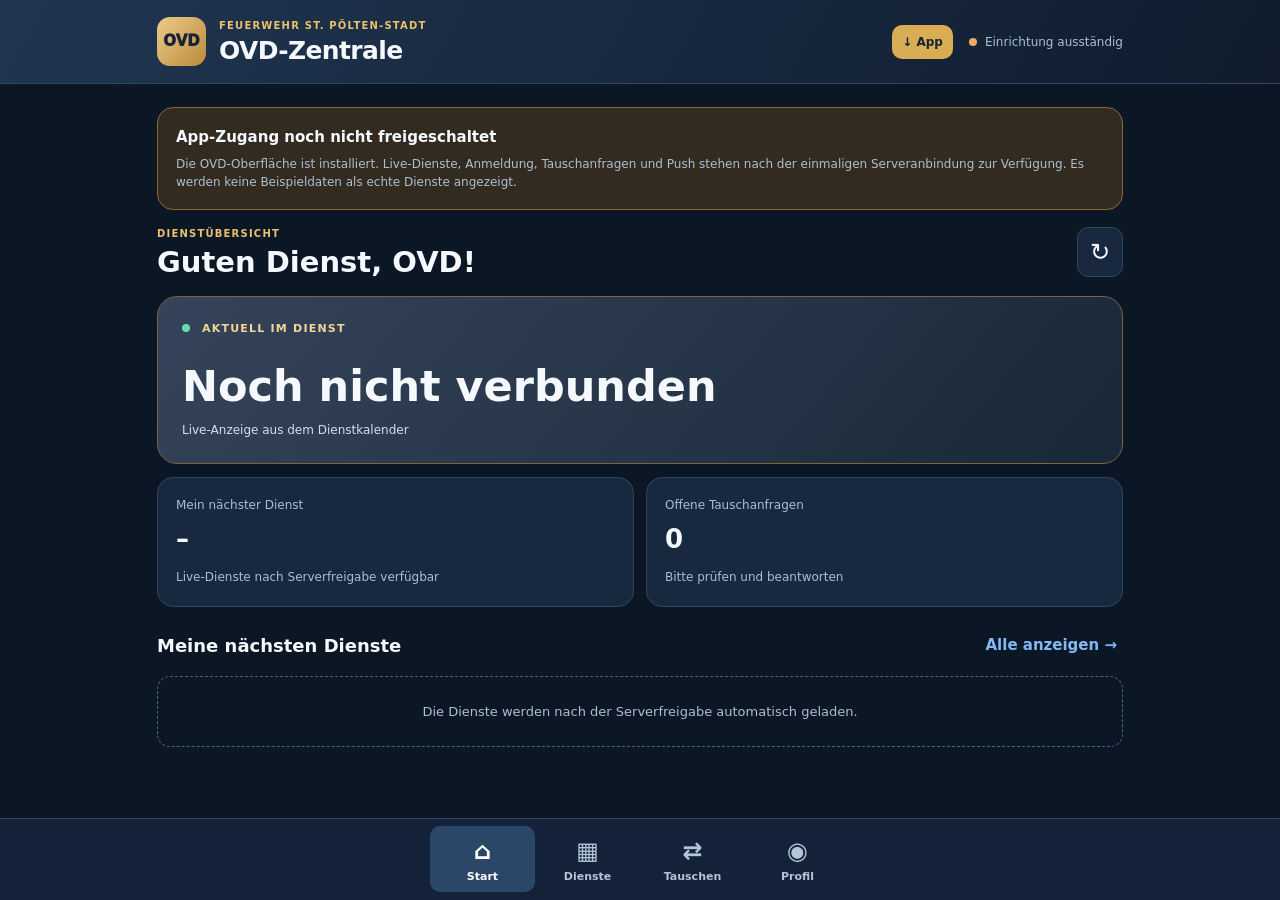
<file: ovd/index.html>
<!doctype html><html lang="de"><head><meta charset="utf-8"><meta name="viewport" content="width=device-width,initial-scale=1,viewport-fit=cover"><meta name="theme-color" content="#101d2f"><meta name="apple-mobile-web-app-capable" content="yes"><meta name="apple-mobile-web-app-title" content="OVD-Zentrale"><meta name="description" content="OVD-Dienste und Diensttausch – Feuerwehr St. Pölten-Stadt"><link rel="manifest" href="./manifest.webmanifest"><link rel="icon" sizes="192x192" type="image/png" href="./icon-192.png"><link rel="apple-touch-icon" href="./icon-192.png"><link rel="stylesheet" href="./style.css"><title>OVD-Zentrale</title></head><body>
<div class="shell"><header class="top"><div class="top-inner"><div class="logo" aria-hidden="true">OVD</div><div><div class="eyebrow">FEUERWEHR ST. PÖLTEN-STADT</div><h1>OVD-Zentrale</h1></div><div class="top-right"><button type="button" class="top-install" id="install-header" title="App installieren" aria-label="App installieren">↓ App</button><span id="conn-indicator" class="status-dot"></span><span id="conn-label">App</span></div></div></header>
<main class="main">
<section id="setup" class="card setup" hidden><div class="symbol" aria-hidden="true">🚒</div><p class="overline">OVD-ZENTRALE</p><h2>Die OVD-App wird eingerichtet</h2><p class="muted">Die App ist installierbar. Für Anmeldung, Dienste und Push fehlt noch die einmalige Serverfreigabe durch die Verwaltung.</p><div class="info-pill">✓ Eigenständige App · Keine Infoscreen-Funktionen</div><button type="button" class="btn primary full" id="install-public">OVD-App installieren</button><p class="muted small">iPhone: Safari → Teilen → „Zum Home-Bildschirm“. Android: Browsermenü → „App installieren“.</p></section>
<section id="auth" class="card auth" hidden><div class="symbol">✦</div><h2>Bei der OVD-Zentrale anmelden</h2><p class="muted">Deine persönliche dreistellige Standesbuchnummer. Zur Sicherheit erhältst du beim ersten Anmelden einen Bestätigungscode per E-Mail.</p><form id="login-form"><label for="number">Standesbuchnummer</label><input id="number" inputmode="numeric" pattern="[0-9]{3}" maxlength="3" placeholder="000" required autocomplete="username"><button type="submit" class="btn primary full">Anmeldecode anfordern</button></form><form id="verify-form" hidden><label for="otp">Bestätigungscode aus der E-Mail</label><input id="otp" inputmode="numeric" pattern="[0-9]{6}" maxlength="6" placeholder="6-stelliger Code" autocomplete="one-time-code" required><button type="submit" class="btn primary full">Anmelden</button><button class="btn ghost full" id="back-login" type="button">Zurück</button></form><p id="login-help" class="small muted" aria-live="polite"></p><div class="auth-install"><button type="button" class="btn outline full" id="install-auth">OVD-App auf dem Handy installieren</button><p class="muted small">Einmal installieren, danach direkt über das App-Symbol öffnen.</p></div></section>
<section id="app" hidden><div class="card" id="connection-notice" hidden style="margin-bottom:16px;border-color:#8a6930;background:#332b20"><strong>App-Zugang noch nicht freigeschaltet</strong><p class="small muted" style="margin:6px 0 0">Die OVD-Oberfläche ist installiert. Live-Dienste, Anmeldung, Tauschanfragen und Push stehen nach der einmaligen Serveranbindung zur Verfügung. Es werden keine Beispieldaten als echte Dienste angezeigt.</p></div><section id="home-panel" class="view"><div class="section-top"><div><p class="overline">DIENSTÜBERSICHT</p><h2>Guten Dienst, <span id="greeting">OVD</span>!</h2></div><button class="icon-btn" data-reload type="button" aria-label="Aktualisieren">↻</button></div><div class="hero"><div class="hero-label"><span class="live-dot"></span> AKTUELL IM DIENST</div><div class="hero-name" id="current-ovd">Wird geladen …</div><div class="hero-sub">Live-Anzeige aus dem Dienstkalender</div></div><div class="two"><div class="stat"><span>Mein nächster Dienst</span><strong id="next-day">–</strong><small id="next-time">Noch keine Dienste geladen</small></div><div class="stat"><span>Offene Tauschanfragen</span><strong id="pending-count">0</strong><small>Bitte prüfen und beantworten</small></div></div><div class="section-top spaced"><h3>Meine nächsten Dienste</h3><button type="button" class="text-button" data-view="duties">Alle anzeigen →</button></div><div id="home-duties" class="stack"></div></section>
<section id="duties-panel" class="view" hidden><div class="section-top"><div><p class="overline">OVD-KALENDER</p><h2>Dienstübersicht</h2></div><button class="icon-btn" data-reload type="button" aria-label="Aktualisieren">↻</button></div><div class="filters"><button id="filter-mine" class="pill selected" type="button">Meine Dienste</button><button id="filter-all" class="pill" type="button">Alle OVD</button></div><div id="duties-list" class="stack"></div></section>
<section id="swaps-panel" class="view" hidden><div class="section-top"><div><p class="overline">DIENSTTAUSCH</p><h2>Tauschanfragen</h2></div><button class="icon-btn" data-reload type="button" aria-label="Aktualisieren">↻</button></div><p class="muted">Du kannst einen eigenen Dienst einem anderen aktiven OVD anbieten. Erst wenn diese Person bestätigt, wird der offizielle Dienstplan geändert.</p><div id="swaps-list" class="stack"></div></section>
<section id="profile-panel" class="view" hidden><div class="section-top"><div><p class="overline">EINSTELLUNGEN</p><h2>Mein Profil</h2></div></div><div class="card"><div class="profile-row"><div class="avatar" id="avatar">OV</div><div><strong id="profile-name">–</strong><div class="muted small">OVD-Mitglied</div></div></div><div class="line"></div><div class="option"><div><strong>Push-Benachrichtigungen</strong><p class="muted small">Bei einer Tauschanfrage und ca. 24 Stunden vor deinem Dienst.</p></div><button id="push-button" class="btn outline" type="button">Aktivieren</button></div><p class="small muted" id="push-state">Noch nicht eingerichtet</p><div class="line"></div><button id="install-button" class="btn outline full" type="button">Zum Startbildschirm hinzufügen</button><p class="muted small">Auf dem iPhone: Safari → Teilen → „Zum Home-Bildschirm“. Auf Android: im Browser „App installieren“ auswählen.</p><div class="line"></div><button id="logout" class="btn danger-outline full" type="button">Abmelden</button></div></section></section>
<div id="toast" role="status" aria-live="polite"></div>
</main><nav id="nav" class="nav" aria-label="App-Navigation" hidden><button data-view="home" class="nav-item on" type="button"><span class="nav-ico">⌂</span><span>Start</span></button><button data-view="duties" class="nav-item" type="button"><span class="nav-ico">▦</span><span>Dienste</span></button><button data-view="swaps" class="nav-item" type="button"><span class="nav-ico">⇄</span><span>Tauschen</span><i id="nav-badge" hidden></i></button><button data-view="profile" class="nav-item" type="button"><span class="nav-ico">◉</span><span>Profil</span></button></nav></div>
<dialog id="swap-dialog" class="modal"><form id="swap-form" method="dialog"><div class="modal-head"><div><p class="overline">OVD-DIENST ABGEBEN</p><h2>Diensttausch anfragen</h2></div><button value="cancel" type="submit" class="close-btn" aria-label="Schließen">×</button></div><p id="swap-info" class="muted"></p><label for="target-person">Wer soll den Dienst übernehmen?</label><select id="target-person" required></select><div class="dialog-buttons"><button value="cancel" class="btn ghost" type="submit">Abbrechen</button><button id="submit-swap" value="send" class="btn primary" type="submit">Anfrage senden</button></div></form></dialog>
<script src="./config.js"></script><script defer src="./app.js"></script></body></html>
</file>
<file: ovd/style.css>
:root{color-scheme:dark;--bg:#0c1726;--panel:#17283f;--line:#30455f;--text:#f5f8fd;--muted:#adbed3;--gold:#ebc16b;--blue:#83b9f3;--green:#63deb1}*{box-sizing:border-box}[hidden]{display:none!important}html,body{margin:0;background:var(--bg);color:var(--text);font:15px/1.5 system-ui,-apple-system,"Segoe UI",sans-serif;min-height:100%}button,input,select{font:inherit}button{cursor:pointer}button:disabled{opacity:.45;cursor:not-allowed}.shell{min-height:100dvh}.top{background:linear-gradient(120deg,#203651,#101c2e);border-bottom:1px solid var(--line)}.top-inner{display:flex;align-items:center;gap:13px;max-width:1000px;margin:auto;padding:17px}.logo{display:grid;place-items:center;width:49px;height:49px;border-radius:13px;background:linear-gradient(130deg,#eccc88,#bb8a3c);color:#172437;font-weight:1000}.eyebrow,.overline{color:var(--gold);letter-spacing:.12em;font-size:10px;font-weight:800;margin:0 0 4px}.top h1{font-size:25px;line-height:1.1;letter-spacing:-.025em;margin:0}.top-right{margin-left:auto;display:flex;gap:8px;align-items:center;color:var(--muted);font-size:12px}.status-dot{height:8px;width:8px;background:#ecaa62;border-radius:50%}.status-dot.ok,.live-dot{background:var(--green)}.main{max-width:1000px;margin:auto;padding:23px 17px 120px}.view{animation:appear .2s ease}@keyframes appear{from{opacity:.5;transform:translateY(4px)}to{opacity:1;transform:translateY(0)}}h2{font-size:clamp(22px,4vw,29px);margin:0;line-height:1.2}h3{font-size:18px;margin:0}.section-top{display:flex;justify-content:space-between;align-items:center;gap:10px;margin-bottom:17px}.section-top.spaced{margin-top:25px}.icon-btn{color:var(--text);background:var(--panel);border:1px solid var(--line);padding:6px 12px;border-radius:11px;font-size:24px}.hero{border:1px solid #7c643c;background:linear-gradient(130deg,#35445a,#192838);padding:24px;border-radius:20px}.hero-label{color:#f3d597;font-size:11px;letter-spacing:.11em;font-weight:800}.live-dot{display:inline-block;width:8px;height:8px;border-radius:50%;margin-right:7px}.hero-name{font-weight:850;font-size:clamp(27px,5vw,43px);margin:16px 0 3px}.hero-sub{font-size:12px;color:#d3dfec}.two{display:grid;grid-template-columns:1fr 1fr;gap:12px;margin-top:13px}.stat,.card,.duty,.swap{background:var(--panel);border:1px solid var(--line);padding:18px;border-radius:16px}.stat span{font-size:12px;color:var(--muted);display:block}.stat strong{font-size:26px;display:block;margin:6px 0}.stat small{color:var(--muted);font-size:12px}.stack{display:grid;gap:11px}.duty{display:flex;align-items:center;gap:12px}.datebox{width:61px;flex-shrink:0;text-align:center;border-radius:10px;background:#27425b;padding:9px 4px}.datebox b{display:block;font-size:24px;line-height:1.2}.datebox small{font-size:11px;text-transform:uppercase;color:var(--muted)}.duty-text{flex:1;min-width:0}.duty-text strong{display:block}.duty-text p{font-size:12px;color:var(--muted);margin:4px 0}.duty-text em{font-style:normal;font-size:12px;color:#dfc489}.badge{display:inline-block;padding:4px 8px;font-size:11px;border-radius:8px;background:#284b39;color:#b5f4d0;font-weight:700}.badge.waiting{background:#5c4829;color:#ffe1a9}.badge.declined{background:#563239;color:#ffc3c8}.btn{border:0;border-radius:11px;min-height:42px;padding:10px 14px;display:inline-flex;align-items:center;justify-content:center;color:#fff;font-weight:750}.btn.primary{background:var(--gold);color:#1c2735}.btn.outline{background:#253c56;border:1px solid #56708e}.btn.ghost{background:transparent;border:1px solid var(--line)}.btn.danger-outline{background:transparent;border:1px solid #81505d;color:#ffbfc6}.btn.full{width:100%}.text-button{border:0;background:transparent;color:var(--blue);font-weight:800}.filters{display:flex;gap:9px;margin:15px 0}.pill{background:#203550;color:#becddd;border:1px solid var(--line);padding:9px 16px;border-radius:99px;font-weight:750}.pill.selected{background:#3a6390;color:#fff}.muted{color:var(--muted)}.small{font-size:12px}.setup,.auth{max-width:500px;margin:40px auto;padding:26px}.symbol{width:53px;height:53px;border-radius:15px;background:#263e59;color:var(--gold);display:grid;place-items:center;font-size:30px}.setup h2,.auth h2{margin:15px 0 8px}label{display:block;margin:15px 0 7px;font-size:13px;color:#d5e2f1;font-weight:750}input,select{display:block;width:100%;padding:13px;min-height:48px;background:#102034;color:#fff;border:1px solid #536e89;border-radius:10px}input:focus,select:focus,button:focus-visible{outline:3px solid var(--blue);outline-offset:2px}.auth .btn,.setup .btn{margin-top:16px}.profile-row{display:flex;align-items:center;gap:14px}.avatar{width:50px;height:50px;border-radius:50%;display:grid;place-items:center;background:#344f6d;font-weight:800}.line{border-top:1px solid var(--line);margin:22px 0}.option{display:flex;justify-content:space-between;align-items:center;gap:12px}.option p{margin:4px 0}.swap h3{display:inline-block;margin-right:8px}.swap-actions{display:flex;gap:7px;flex-wrap:wrap;margin-top:13px}.nav{position:fixed;bottom:0;left:0;right:0;display:flex;justify-content:center;padding:7px 10px max(8px,env(safe-area-inset-bottom));background:#14243bf5;border-top:1px solid var(--line);backdrop-filter:blur(15px);z-index:15}.nav-item{position:relative;width:105px;max-width:25%;background:transparent;color:#b3c4d8;border:0;padding:7px 2px;display:flex;flex-direction:column;align-items:center;font-size:11px;font-weight:750;border-radius:10px}.nav-item.on{background:#2b4767;color:#fff}.nav-ico{font-size:24px}.nav-item i{position:absolute;right:24%;top:3px;width:8px;height:8px;background:var(--gold);border-radius:50%}#toast{position:fixed;bottom:91px;left:50%;transform:translateX(-50%);max-width:calc(100vw - 25px);padding:11px 15px;border-radius:10px;background:#eaf1fa;color:#15263b;font-size:13px;font-weight:750;z-index:50;box-shadow:0 8px 25px #0007;display:none}#toast.show{display:block}.modal{background:#1b3048;color:#fff;border:1px solid #526d8b;border-radius:18px;width:calc(100% - 24px);max-width:470px;padding:23px}.modal::backdrop{background:#000a}.modal-head{display:flex;justify-content:space-between;align-items:flex-start}.close-btn{border:0;background:transparent;color:#fff;font-size:28px}.dialog-buttons{display:flex;gap:9px;justify-content:flex-end;margin-top:18px}.empty{padding:25px;text-align:center;border:1px dashed #4a637f;border-radius:13px;color:var(--muted);font-size:13px}@media(max-width:540px){.top-inner{padding:14px}.top h1{font-size:23px}.top-right{font-size:0}.main{padding:16px 12px 115px}.hero{padding:20px}.hero-name{font-size:28px}.two{gap:9px}.stat{padding:13px}.stat strong{font-size:20px}.duty{padding:11px;gap:9px}.duty-text strong{font-size:14px}.duty-text p{font-size:12px}.datebox{width:53px}.datebox b{font-size:22px}.duty>.btn{padding:8px;font-size:12px}.option{align-items:start;flex-direction:column}.setup,.auth{margin:20px auto;padding:20px}.dialog-buttons>.btn{flex:1}}
/* OVD PWA onboarding – identical installation flow to other standalone fire brigade apps */
.top-install{background:#d9ad53;color:#142235;border:0;border-radius:10px;font-size:12px;font-weight:850;padding:8px 10px;margin-right:8px}.info-pill{display:inline-block;padding:8px 10px;color:#b5efd1;background:#174434;border:1px solid #2a6a4d;border-radius:10px;font-size:12px;margin:8px 0 20px}.auth-install{margin-top:20px;padding-top:19px;border-top:1px solid #344761;text-align:center}.auth-install p{margin-bottom:0}.setup{text-align:center;max-width:520px;margin:40px auto}.setup .symbol{font-size:42px}.setup .info-pill{margin-bottom:22px}@media(max-width:420px){.top-install{font-size:11px;padding:6px}.setup{margin:20px auto}}
</file>
